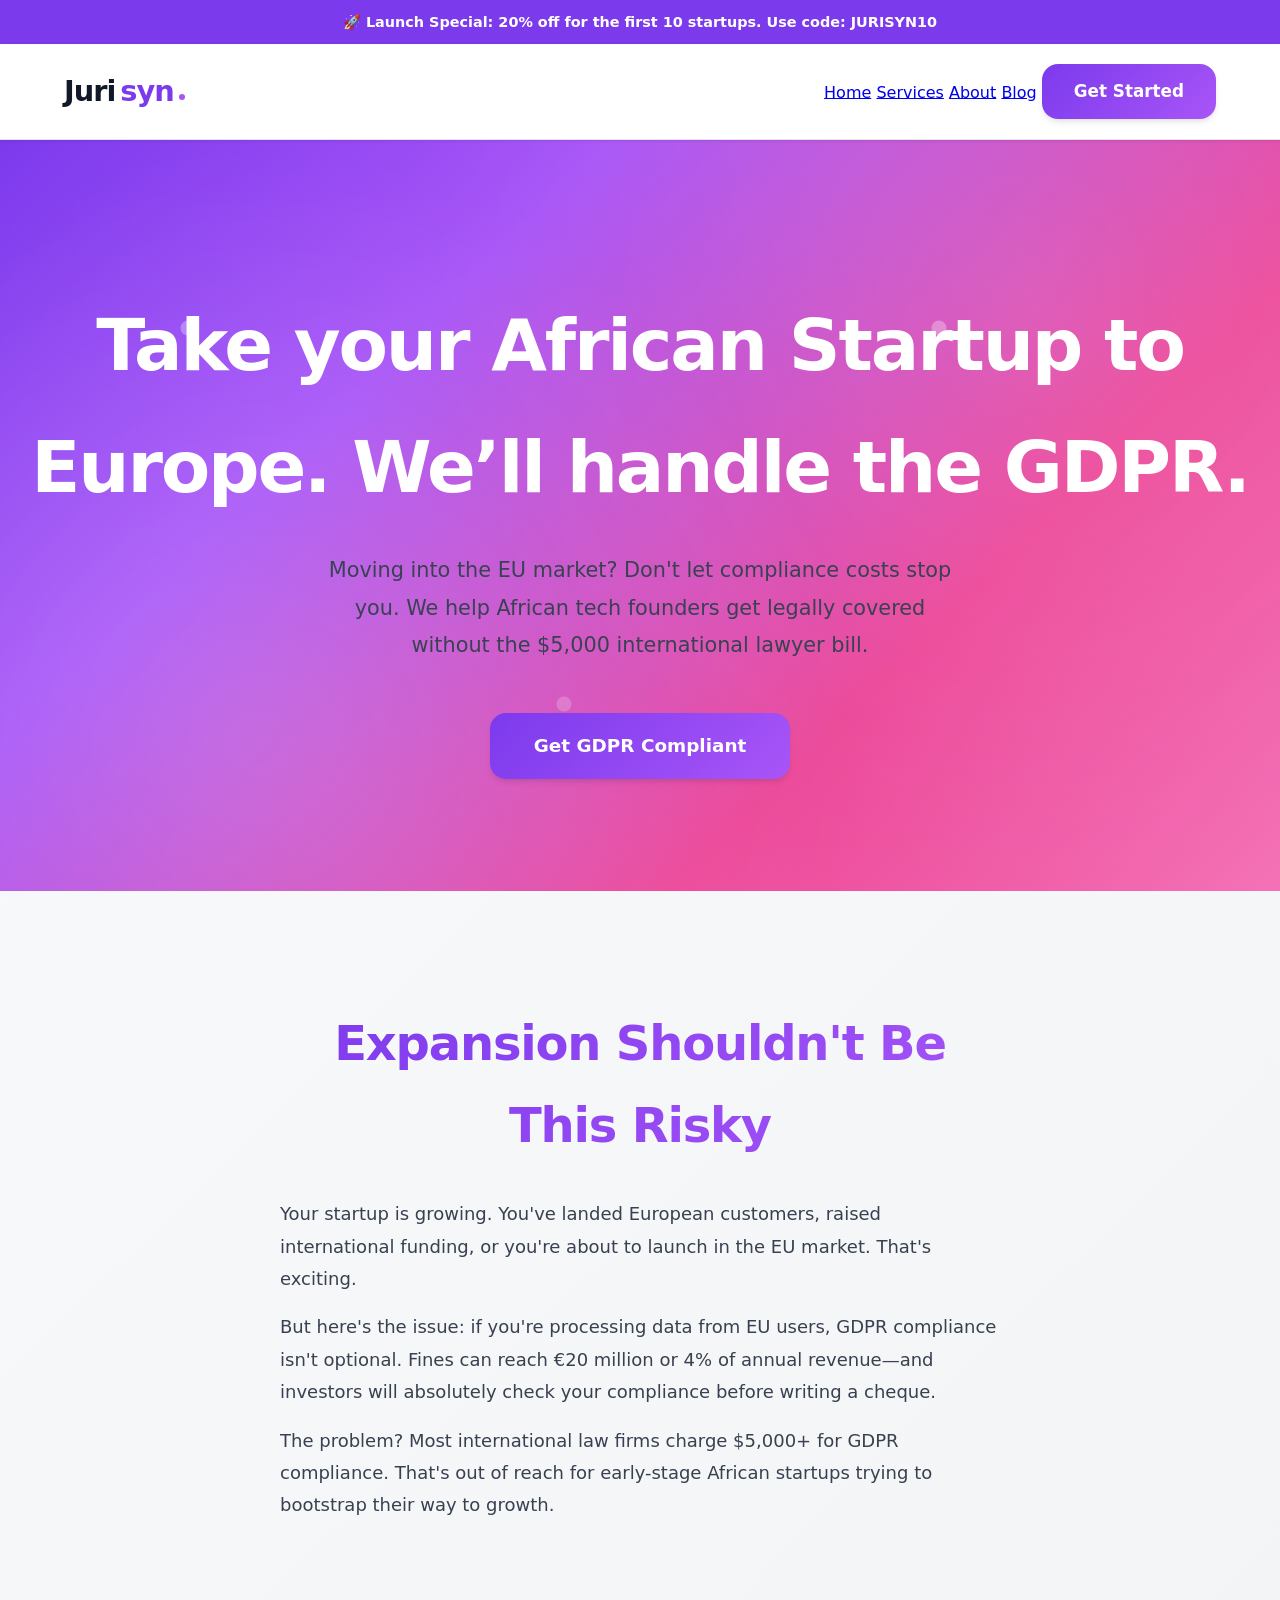
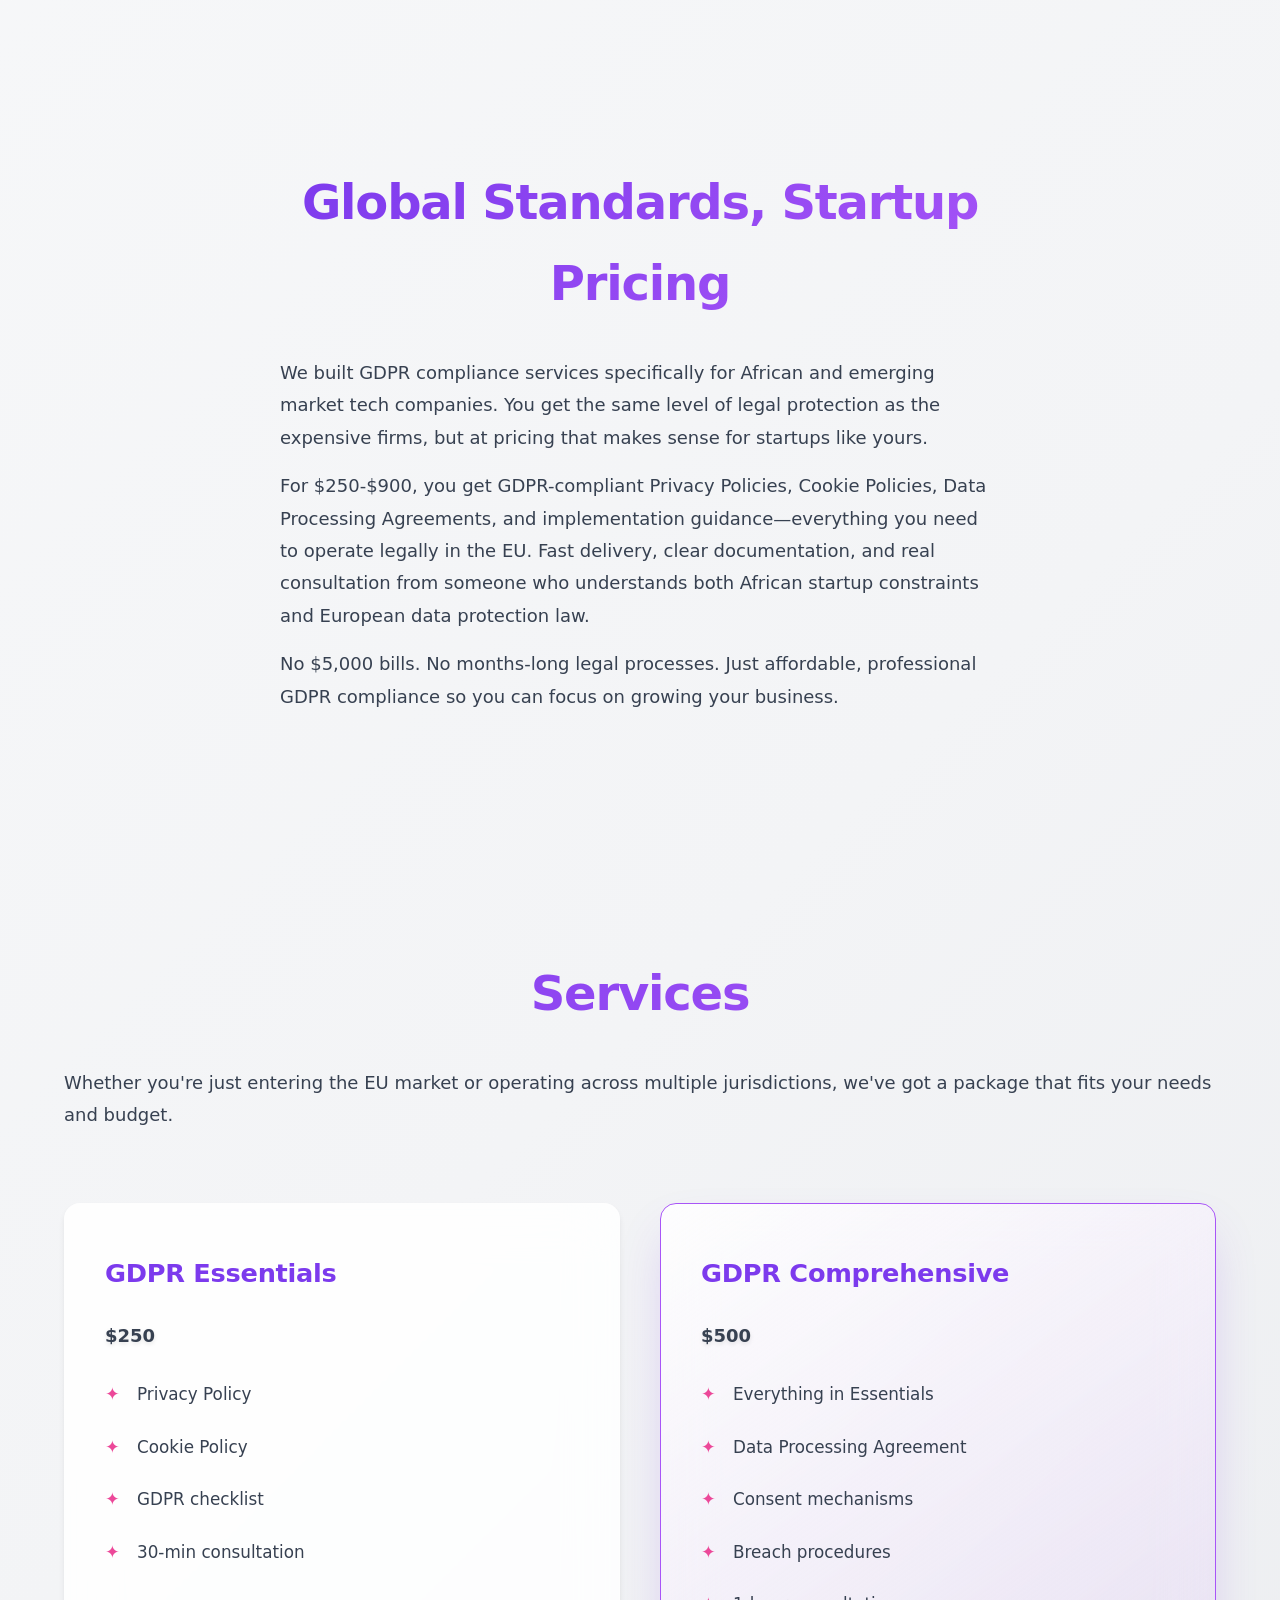
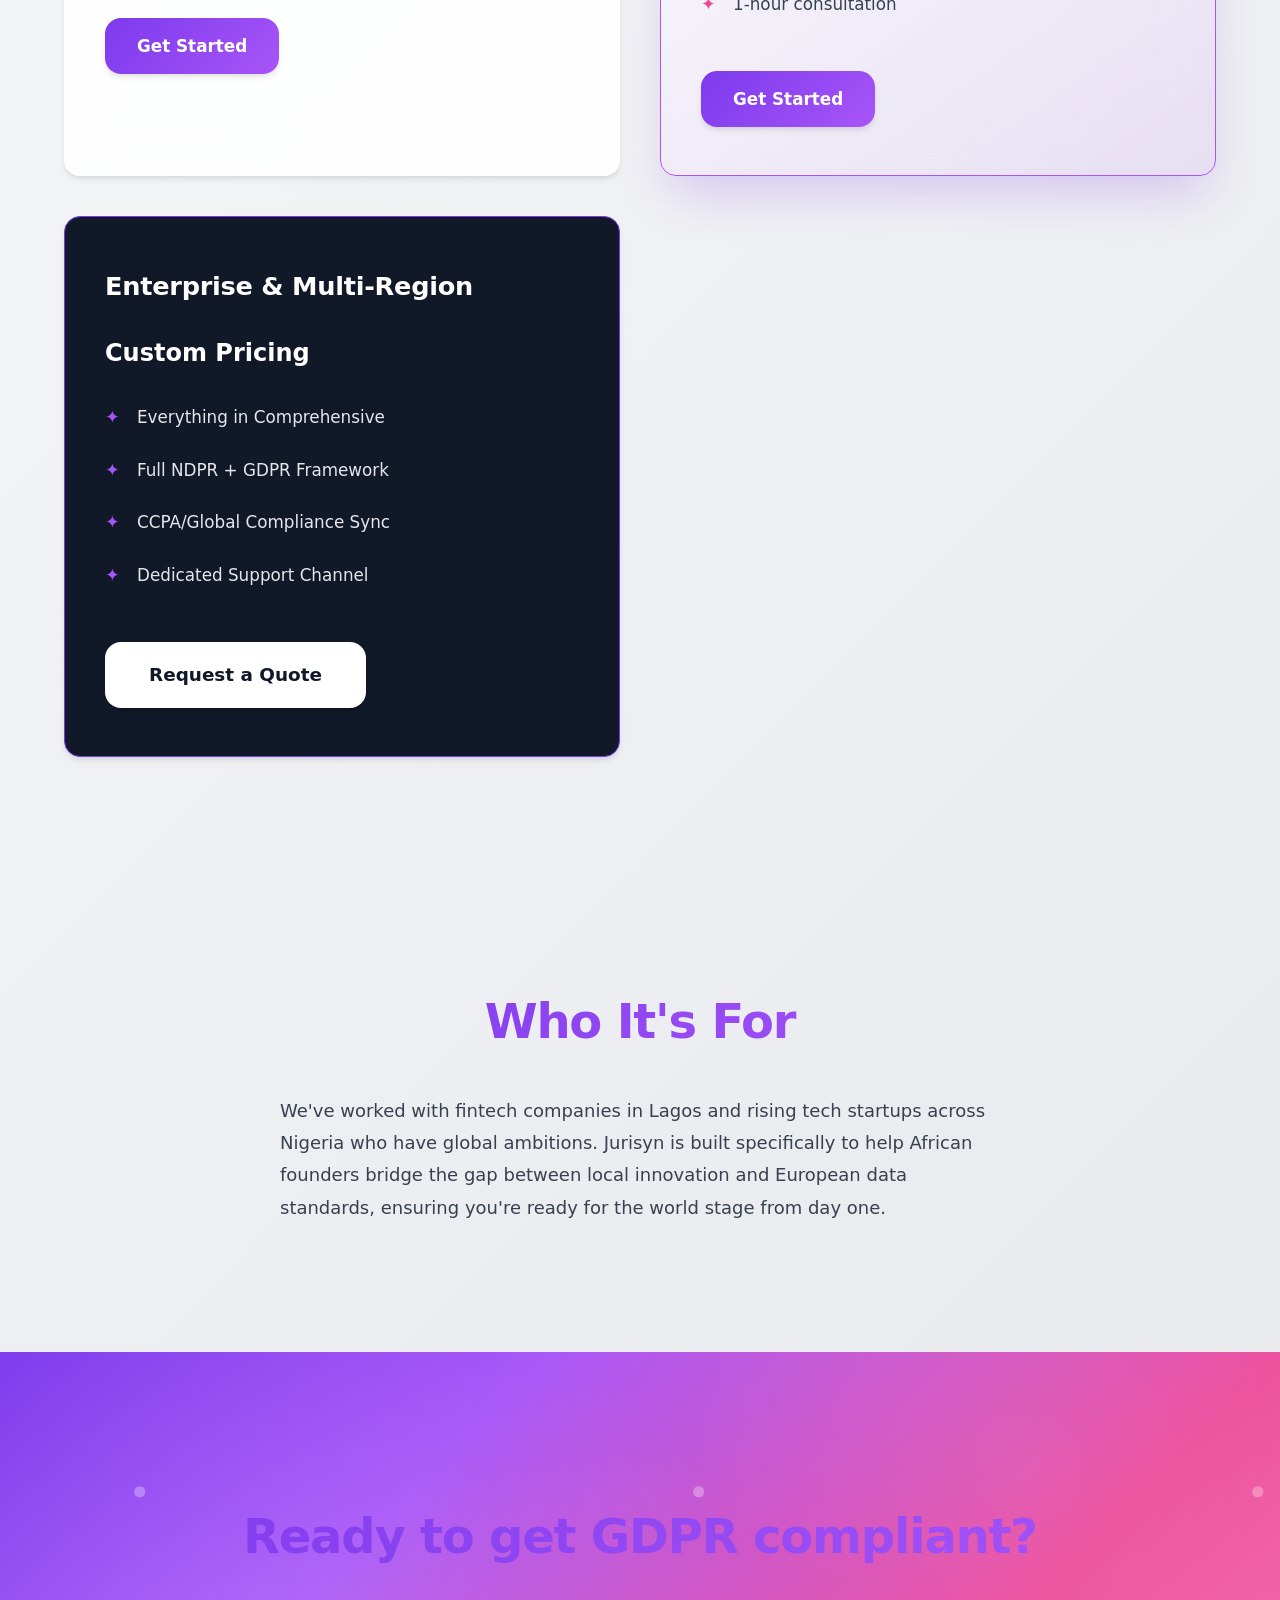
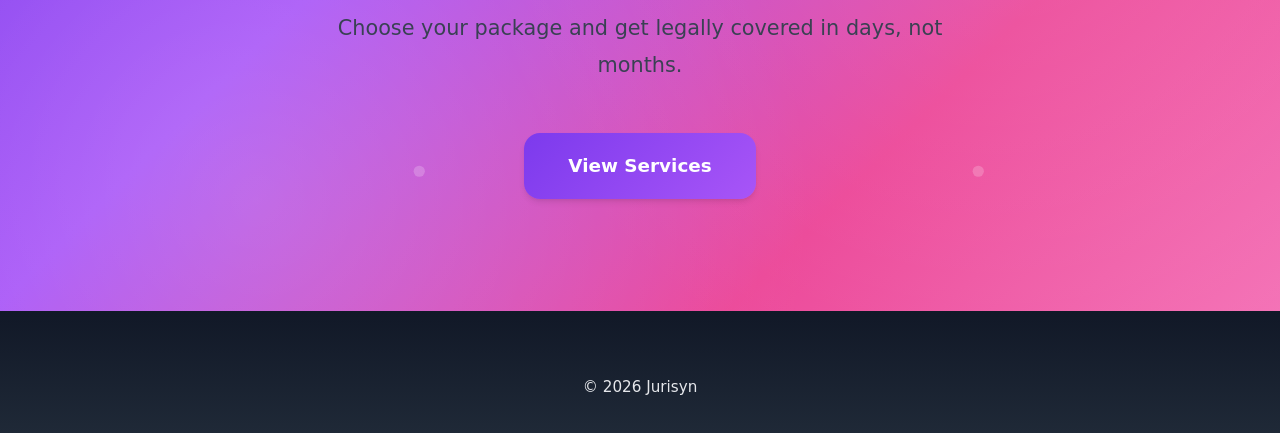
<file: index.html>
<!DOCTYPE html>
<html lang="en">
<head>
<meta charset="UTF-8">
<meta name="viewport" content="width=device-width, initial-scale=1.0">
<title>Jurisyn</title>
<link rel="stylesheet" href="Jurisyn.css">
</head>

<body>
<div style="background: var(--primary); color: white; text-align: center; padding: 10px; font-size: 0.9rem; font-weight: 600;">
    🚀 Launch Special: 20% off for the first 10 startups. Use code: JURISYN10
</div>


<!-- NAV -->
<header class="nav">
<div class="nav-inner">
       <div class="logo">
    <a href="index.html" class="logo-text">Juri<span>syn</span></a>
</div>
        <nav>
            <a href="index.html" class="nav-link active">Home</a>
            <a href="services.html" class="nav-link">Services</a>
            <a href="about.html" class="nav-link">About</a>
            <a href="blog.html" class="nav-link">Blog</a>
            <a href="contact.html" class="cta-button small">Get Started</a>
        </nav>
    </div>
</header>

<!-- Section 1: HERO -->
<section class="hero section">
    <div class="container hero-inner">
    </div>

       <h1>Take your African Startup to Europe. We’ll handle the GDPR.</h1>
<p>Moving into the EU market? Don't let compliance costs stop you. We help African tech founders get legally covered without the $5,000 international lawyer bill.</p>

        <a href="#services" class="cta-button">Get GDPR Compliant</a>

    </div>
</section>

<!-- Section 2: THE PROBLEM -->
<section class="section">
    <div class="container narrow">
        <h2>Expansion Shouldn't Be This Risky</h2>
        <p>Your startup is growing. You've landed European customers, raised international funding, or you're about to launch in the EU market. That's exciting.</p>
        <p>But here's the issue: if you're processing data from EU users, GDPR compliance isn't optional. Fines can reach €20 million or 4% of annual revenue—and investors will absolutely check your compliance before writing a cheque.</p>
        <p>The problem? Most international law firms charge $5,000+ for GDPR compliance. That's out of reach for early-stage African startups trying to bootstrap their way to growth.</p>
    </div>
</section>

<!-- Section 3: THE SOLUTION -->
<section class="section">
    <div class="container narrow">
        <h2>Global Standards, Startup Pricing</h2>
        <p>We built GDPR compliance services specifically for African and emerging market tech companies. You get the same level of legal protection as the expensive firms, but at pricing that makes sense for startups like yours.</p>
        <p>For $250-$900, you get GDPR-compliant Privacy Policies, Cookie Policies, Data Processing Agreements, and implementation guidance—everything you need to operate legally in the EU. Fast delivery, clear documentation, and real consultation from someone who understands both African startup constraints and European data protection law.</p>
        <p>No $5,000 bills. No months-long legal processes. Just affordable, professional GDPR compliance so you can focus on growing your business.</p>
    </div>
</section>

<!-- Section 4: SERVICES -->
<section id="services" class="section">
    <div class="container">
        <h2>Services</h2>
        <p>Whether you're just entering the EU market or operating across multiple jurisdictions, we've got a package that fits your needs and budget.</p>

        <div class="grid-3">

            <div class="card">
                <h3>GDPR Essentials</h3>
                <p class="price">$250</p>
                <ul>
                    <li>Privacy Policy</li>
                    <li>Cookie Policy</li>
                    <li>GDPR checklist</li>
                    <li>30-min consultation</li>
                </ul>
                <a href="javascript:void(0)" class="cta-button small">
                    Get Started
                </a>
            </div>

            <div class="card featured">
                <h3>GDPR Comprehensive</h3>
                <p class="price">$500</p>
                <ul>
                    <li>Everything in Essentials</li>
                    <li>Data Processing Agreement</li>
                    <li>Consent mechanisms</li>
                    <li>Breach procedures</li>
                    <li>1-hour consultation</li>
                </ul>
                <a href="javascript:void(0)" class="cta-button small">
                    Get Started
                </a>
            </div>

          <div class="card enterprise">
    <h3>Enterprise & Multi-Region</h3>
    <p class="price" style="font-size: 1.5rem;">Custom Pricing</p>
    <ul>
        <li>Everything in Comprehensive</li>
        <li>Full NDPR + GDPR Framework</li>
        <li>CCPA/Global Compliance Sync</li>
        <li>Dedicated Support Channel</li>
    </ul>
    <a href="contact.html?service=enterprise" class="cta-button enterprise-btn">Request a Quote</a>
</div>
        </div>
    </div>
</section>

<!-- Section 5: WHO IT'S FOR -->
<section class="section">
    <div class="container narrow">
        <h2>Who It's For</h2>
        <p>We've worked with fintech companies in Lagos and rising tech startups across Nigeria who have global ambitions. Jurisyn is built specifically to help African founders bridge the gap between local innovation and European data standards, ensuring you're ready for the world stage from day one.</p>
</section>

<!-- Section 6: FINAL CTA -->
<section class="hero section">
    <div class="container hero-inner">
        <h2>Ready to get GDPR compliant?</h2>
        <p>Choose your package and get legally covered in days, not months.</p>
        <a href="#services" class="cta-button">View Services</a>
    </div>
</section>

<!-- FOOTER -->
<footer class="footer">
    <p>© 2026 Jurisyn</p>
</footer>

</body>
</html>
</file>
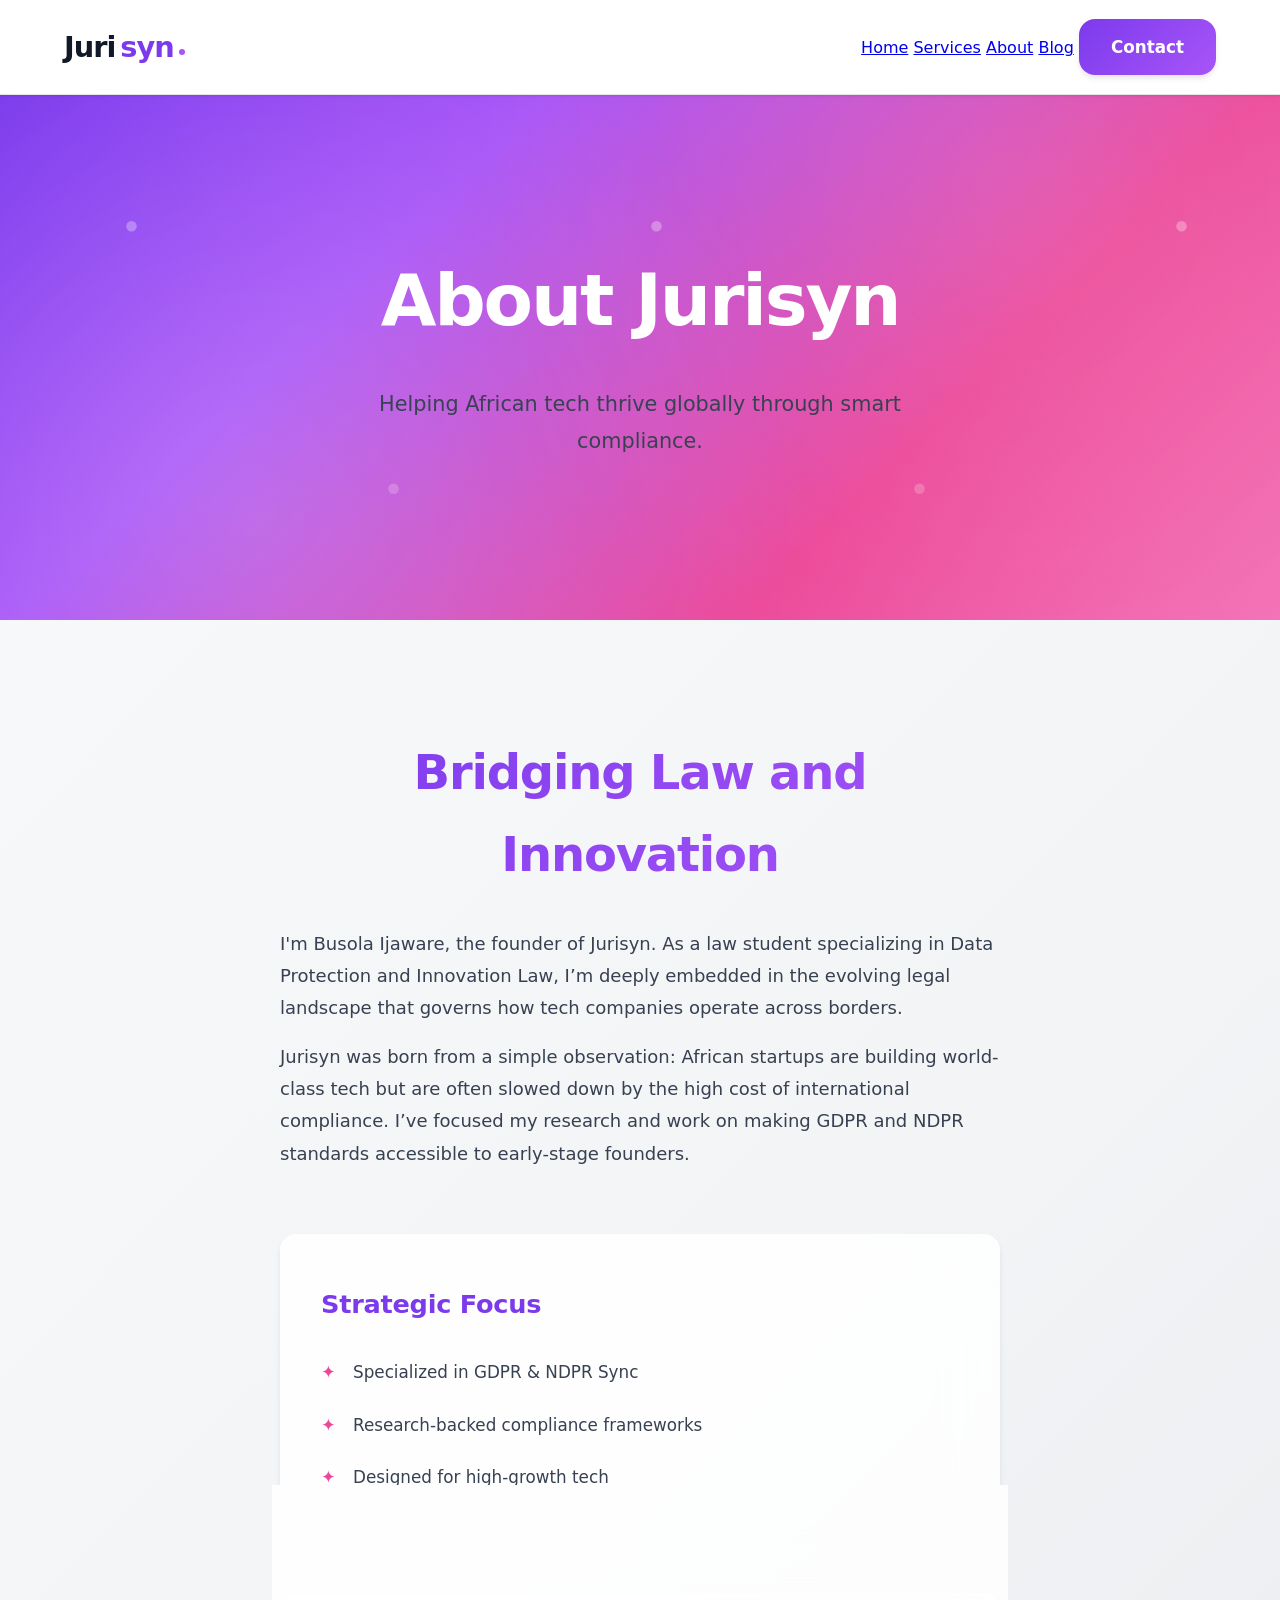
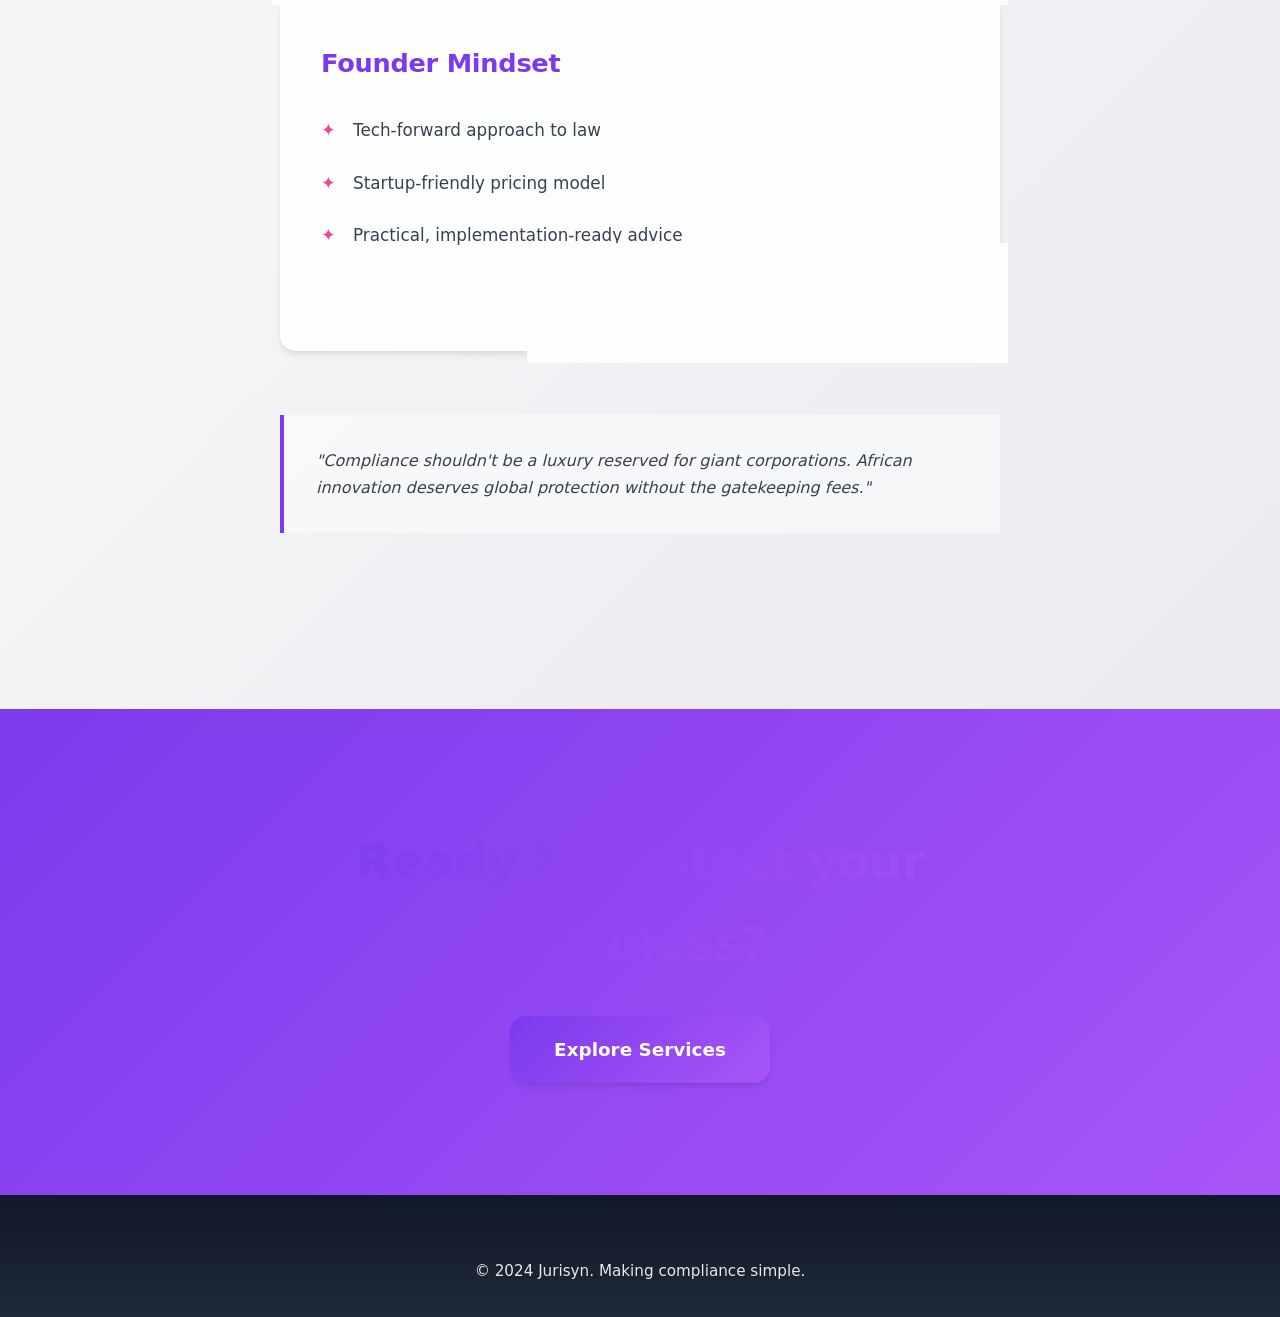
<file: about.html>
<!DOCTYPE html>
<html lang="en">
<head>
<meta charset="UTF-8">
<meta name="viewport" content="width=device-width, initial-scale=1.0">
<title>About - Jurisyn</title>
<link rel="stylesheet" href="Jurisyn.css">
</head>

<body>

<!-- NAV -->
<header class="nav">
    <div class="nav-inner">
        <div class="logo">
    <a href="index.html" class="logo-text">Juri<span>syn</span></a>
</div>
        <nav>
            <a href="index.html" class="nav-link">Home</a>
            <a href="services.html" class="nav-link">Services</a>
            <a href="about.html" class="nav-link active">About</a>
            <a href="blog.html" class="nav-link">Blog</a>
            <a href="contact.html" class="cta-button small">Contact</a>
        </nav>
    </div>
</header>

<!-- HERO -->
<section class="hero section">
    <div class="container hero-inner">
        <h1>About Jurisyn</h1>
        <p>Helping African tech thrive globally through smart compliance.</p>
    </div>
</section>

<!-- ABOUT CONTENT -->
<section class="section">
    <div class="container narrow">
        <h2>Bridging Law and Innovation</h2>
        <p>I'm Busola Ijaware, the founder of Jurisyn. As a law student specializing in Data Protection and Innovation Law, I’m deeply embedded in the evolving legal landscape that governs how tech companies operate across borders.</p>
        
        <p>Jurisyn was born from a simple observation: African startups are building world-class tech but are often slowed down by the high cost of international compliance. I’ve focused my research and work on making GDPR and NDPR standards accessible to early-stage founders.</p>
        
        <div class="grid-2" style="margin-top: 4rem; gap: 2rem;">
            <div class="card">
                <h3>Strategic Focus</h3>
                <ul>
                    <li>Specialized in GDPR & NDPR Sync</li>
                    <li>Research-backed compliance frameworks</li>
                    <li>Designed for high-growth tech</li>
                </ul>
            </div>
            <div class="card">
                <h3>Founder Mindset</h3>
                <ul>
                    <li>Tech-forward approach to law</li>
                    <li>Startup-friendly pricing model</li>
                    <li>Practical, implementation-ready advice</li>
                </ul>
            </div>
        </div>
        
        <blockquote style="margin: 4rem 0; padding: 2rem; background: rgba(255,255,255,0.5); border-left: 4px solid var(--primary); font-style: italic; color: var(--text-secondary);">
            "Compliance shouldn't be a luxury reserved for giant corporations. African innovation deserves global protection without the gatekeeping fees."
        </blockquote>
    </div>
</section>

<!-- CTA -->
<section class="section" style="background: linear-gradient(135deg, var(--primary), var(--accent)); color: white; text-align: center;">
    <div class="container narrow">
        <h2>Ready to protect your business?</h2>
        <a href="services.html" class="cta-button">Explore Services</a>
    </div>
</section>

<!-- FOOTER -->
<footer class="footer">
    <div class="container">
        <p>&copy; 2024 Jurisyn. Making compliance simple.</p>
    </div>
</footer>

</body>
</html>
</file>
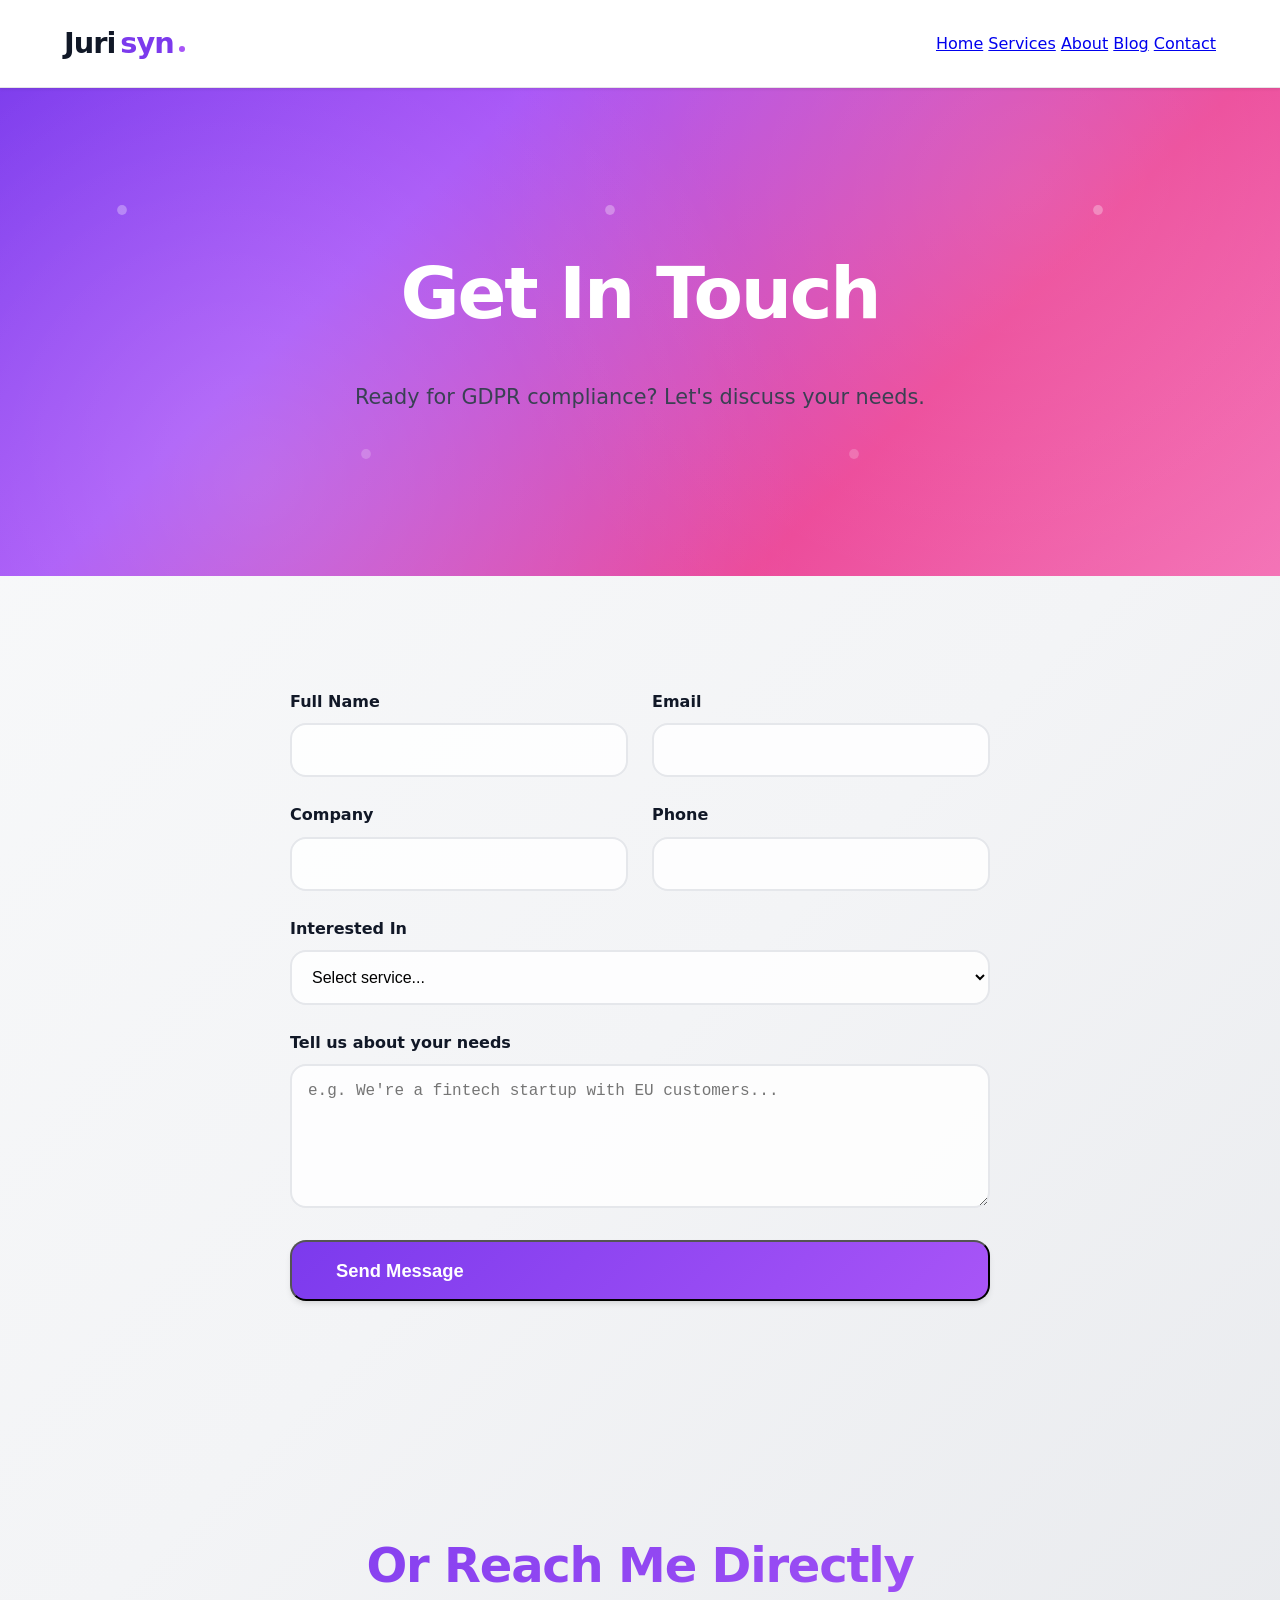
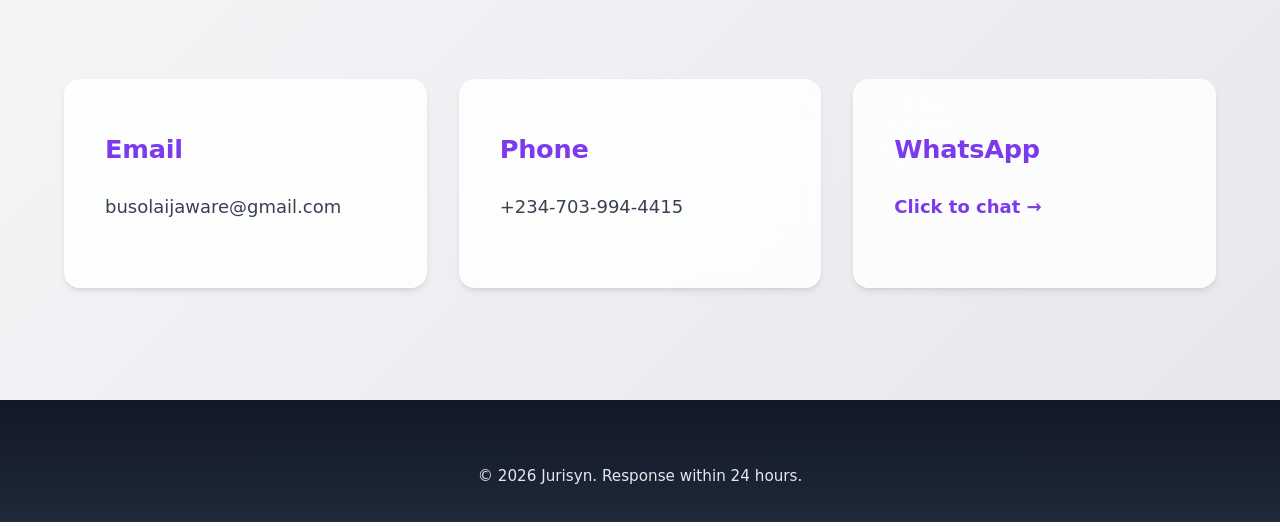
<file: contact.html>
<!DOCTYPE html>
<html lang="en">
<head>
<meta charset="UTF-8">
<meta name="viewport" content="width=device-width, initial-scale=1.0">
<title>Contact - Jurisyn</title>
<link rel="stylesheet" href="Jurisyn.css">
</head>

<body>

<!-- NAV -->
<header class="nav">
    <div class="nav-inner">
       <div class="logo">
    <a href="index.html" class="logo-text">Juri<span>syn</span></a>
</div>
        <nav>
            <a href="index.html" class="nav-link">Home</a>
            <a href="services.html" class="nav-link">Services</a>
            <a href="about.html" class="nav-link">About</a>
            <a href="blog.html" class="nav-link">Blog</a>
            <a href="contact.html" class="nav-link active">Contact</a>
        </nav>
    </div>
</header>

<!-- HERO -->
<section class="hero section">
    <div class="container hero-inner">
        <h1>Get In Touch</h1>
        <p>Ready for GDPR compliance? Let's discuss your needs.</p>
    </div>
</section>

<!-- CONTACT FORM -->
<section class="section">
    <div class="container narrow">
        <form class="contact-form" action="https://formspree.io/f/xyklgjdj" >
    <input type="hidden" name="_subject" value="New Jurisyn Inquiry!"/> 
            <div class="grid-2">
                <div>
                    <label for="name">Full Name</label>
                    <input type="text" id="name" name="name" required>
                </div>
                <div>
                    <label for="email">Email</label>
                    <input type="email" id="email" name="email" required>
                </div>
            </div>
            
            <div class="grid-2">
                <div>
                    <label for="company">Company</label>
                    <input type="text" id="company" name="company">
                </div>
                <div>
                    <label for="phone">Phone</label>
                    <input type="tel" id="phone" name="phone">
                </div>
            </div>
            
            <label for="service">Interested In</label>
            <select id="service" name="service" required>
                <option value="">Select service...</option>
                <option value="essentials">GDPR Essentials ($250)</option>
                <option value="comprehensive">GDPR Comprehensive ($500)</option>
                <option value="multi"> Enterprise & Multi-Region</option>
            </select>
            
            <label for="message">Tell us about your needs</label>
            <textarea id="message" name="message" rows="6" placeholder="e.g. We're a fintech startup with EU customers..." required></textarea>
            
            <button type="submit" class="cta-button" style="width: 100%;">Send Message</button>
        </form>
    </div>
</section>

<!-- CONTACT INFO -->
<section class="section">
    <div class="container">
        <h2>Or Reach Me Directly</h2>
        <div class="grid-3" style="gap: 2rem;">
            <div class="card">
                <h3>Email</h3>
                <p>busolaijaware@gmail.com</p>
            </div>
            <div class="card">
                <h3>Phone</h3>
                <p>+234-703-994-4415</p>
            </div>
            <div class="card">
    <h3>WhatsApp</h3>
    <p>
        <a href="https://wa.me/2347039944415" target="_blank" style="color: var(--primary); text-decoration: none; font-weight: 600;">
            Click to chat →
        </a>
    </p>
</div>
            </div>
        </div>
    </div>
</section>

<!-- FOOTER -->
<footer class="footer">
    <div class="container">
        <p>© 2026 Jurisyn. Response within 24 hours.</p>
    </div>
</footer>

<style>
.contact-form {
  max-width: 700px;
  margin: 0 auto;
}
.contact-form label {
  display: block;
  margin-bottom: 0.5rem;
  font-weight: 600;
  color: var(--text-primary);
}
.contact-form input, .contact-form select, .contact-form textarea {
  width: 100%;
  padding: 1rem;
  border: 2px solid var(--neutral-200);
  border-radius: var(--border-radius);
  font-size: 1rem;
  transition: var(--transition);
  margin-bottom: 1.5rem;
  background: var(--glass-bg);
}
.contact-form input:focus, .contact-form select:focus, .contact-form textarea:focus {
  outline: none;
  border-color: var(--primary);
  box-shadow: 0 0 0 3px rgba(124, 58, 237, 0.1);
}
.grid-2 {
  display: grid;
  grid-template-columns: 1fr 1fr;
  gap: 1.5rem;
}
@media (max-width: 768px) {
  .grid-2, .grid-3 {
    grid-template-columns: 1fr;
  }
}
</style>

</body>
</html>
</file>
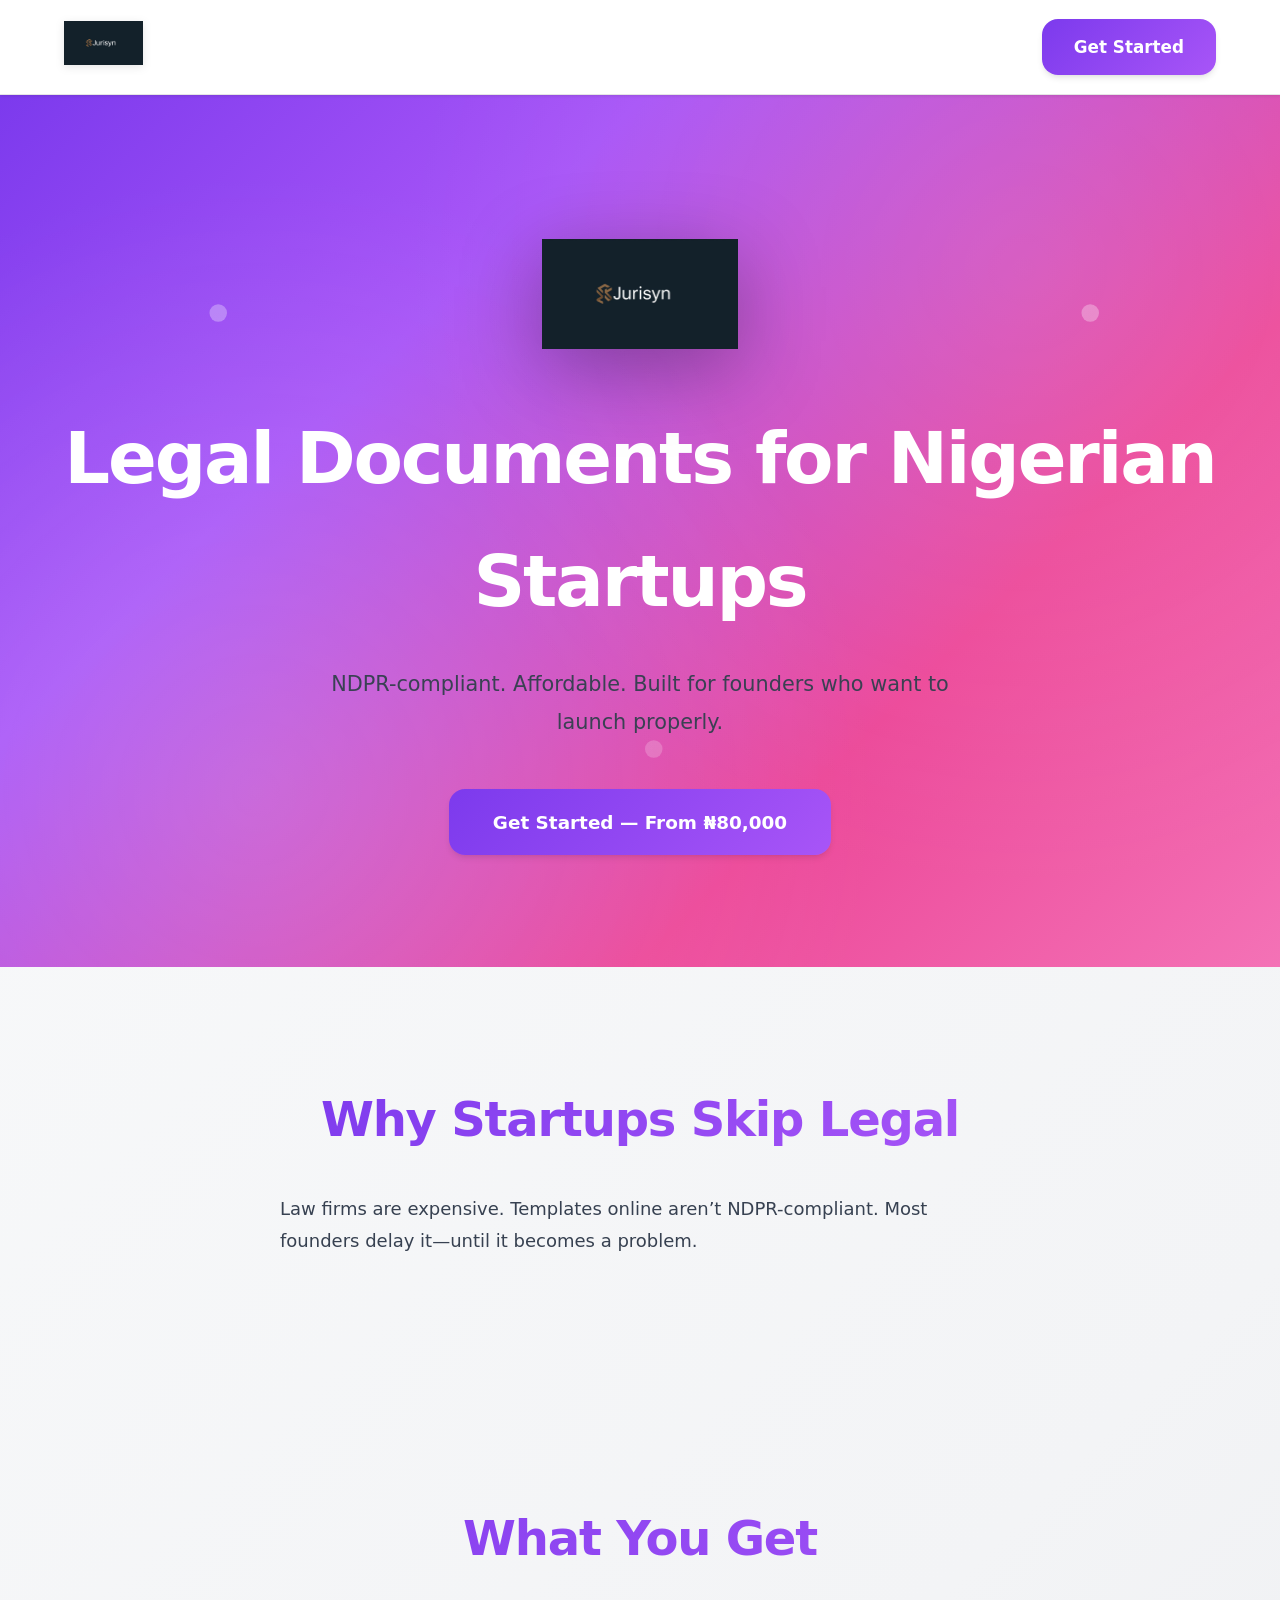
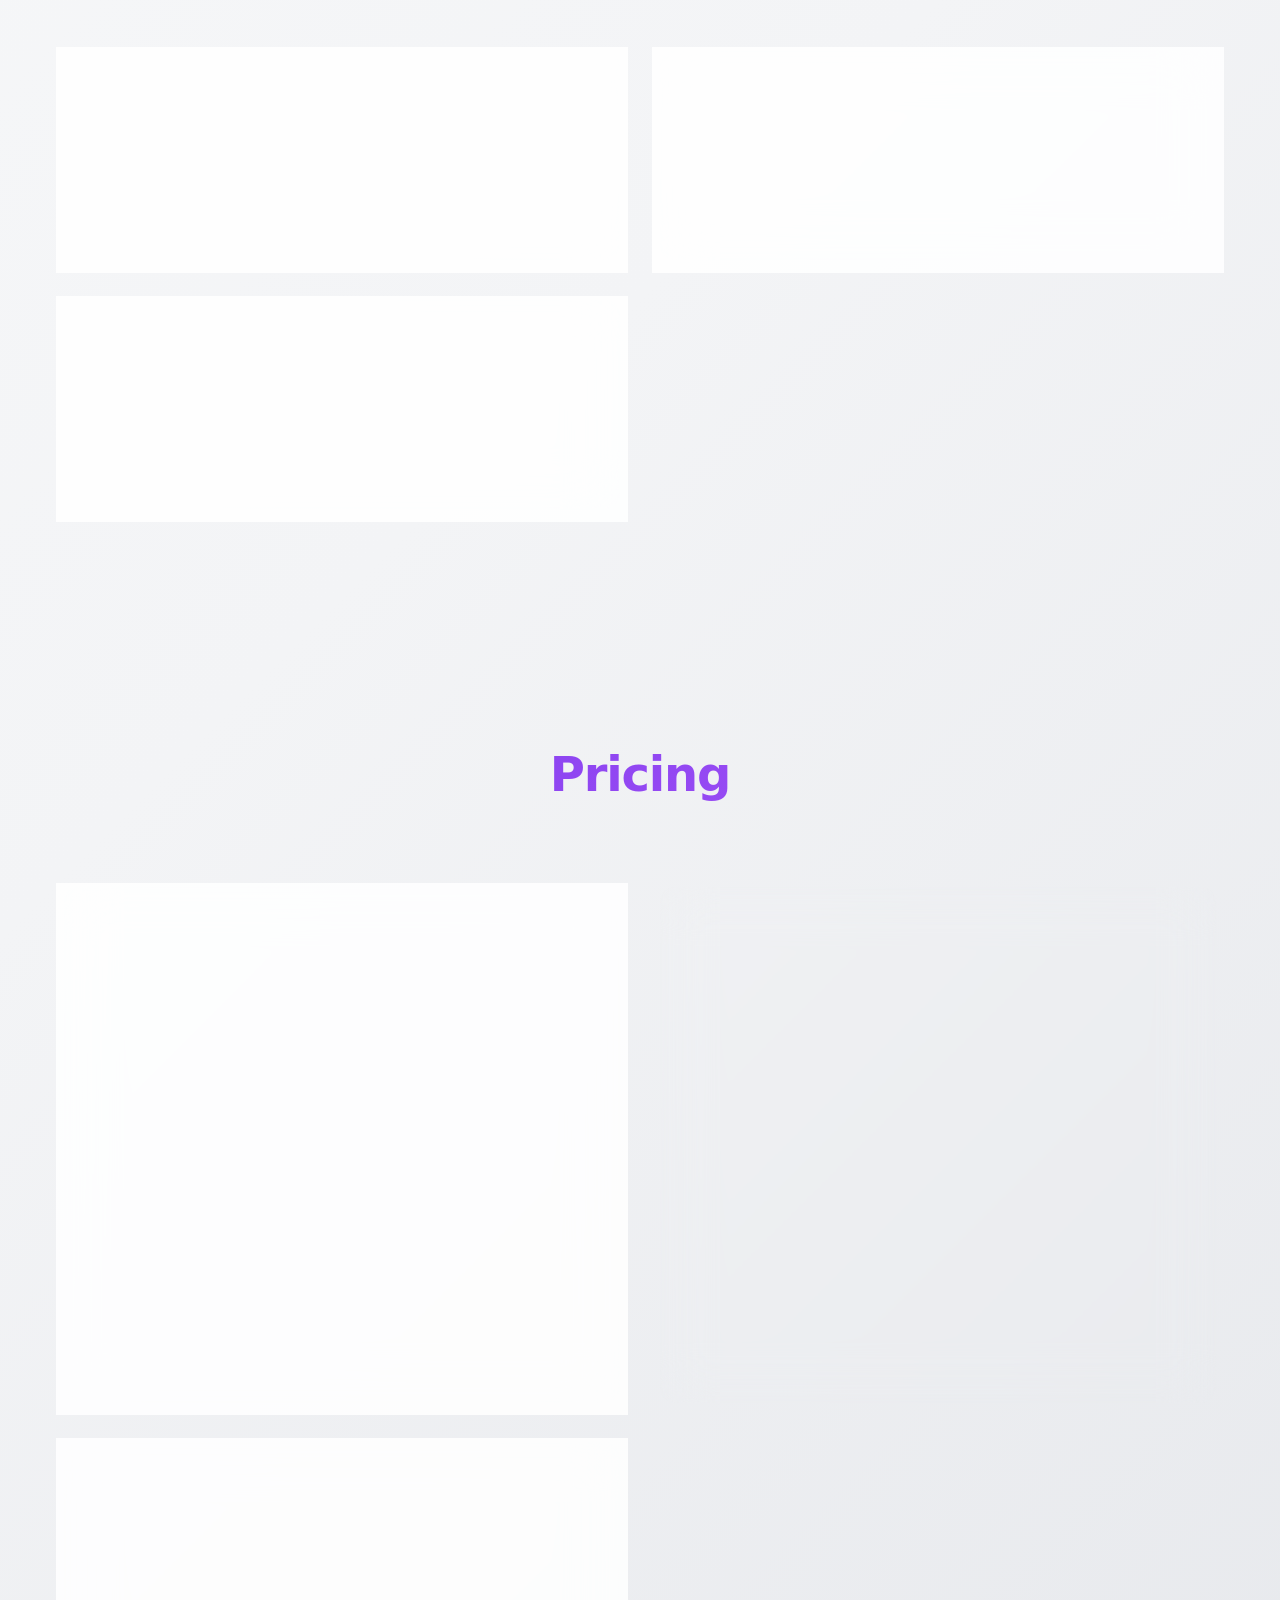
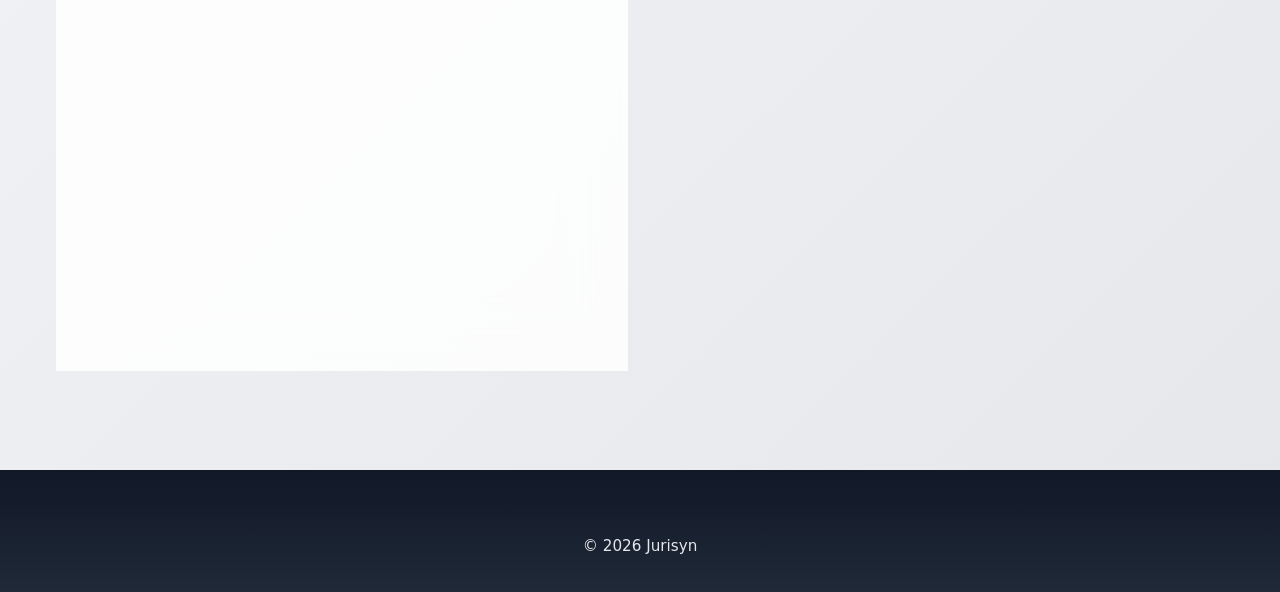
<file: Jurisyn.html>
<!DOCTYPE html>
<html lang="en">
<head>
<meta charset="UTF-8">
<meta name="viewport" content="width=device-width, initial-scale=1.0">
<title>Jurisyn</title>
<link rel="stylesheet" href="Jurisyn.css">
</head>

<body>

<!-- NAV -->
<header class="nav">
    <div class="container nav-inner">

        <div class="logo">
            <img src="logo.jpg" alt="Jurisyn Logo">
        </div>

        <a href="https://paystack.shop/pay/Jurisyn" class="cta-button small" target="_blank">
            Get Started
        </a>

    </div>
</header>

<!-- HERO -->
<section class="hero section">
    <div class="container hero-inner">

        <img src="logo.jpg" alt="Jurisyn Logo" class="hero-logo">

        <h1>Legal Documents for Nigerian Startups</h1>
        <p>NDPR-compliant. Affordable. Built for founders who want to launch properly.</p>

        <a href="https://paystack.shop/pay/Jurisyn" class="cta-button" target="_blank">
            Get Started — From ₦80,000
        </a>

    </div>
</section>

<!-- PROBLEM -->
<section class="section">
    <div class="container narrow">
        <h2>Why Startups Skip Legal</h2>
        <p class="sub">
            Law firms are expensive. Templates online aren’t NDPR-compliant.
            Most founders delay it—until it becomes a problem.
        </p>
    </div>
</section>

<!-- SERVICES -->
<section class="section">
    <div class="container">
        <h2>What You Get</h2>

        <div class="grid-3">

            <div class="card">
                <h3>Privacy Policy</h3>
                <p>NDPR-compliant and tailored for your startup.</p>
            </div>

            <div class="card">
                <h3>Terms of Service</h3>
                <p>Clear rules that protect your platform.</p>
            </div>

            <div class="card">
                <h3>Founders Agreement</h3>
                <p>Prevent disputes before they happen.</p>
            </div>

        </div>
    </div>
</section>

<!-- PRICING -->
<section class="section">
    <div class="container">
        <h2>Pricing</h2>

        <div class="grid-3">

            <div class="card">
                <h3>DIY</h3>
                <p class="price">₦80,000</p>
                <ul>
                    <li>All core documents</li>
                    <li>Editable templates</li>
                    <li>Instructions included</li>
                </ul>
                <p class="delivery">Delivery: 24 hours</p>
                <a href="https://paystack.com/buy/jurisyn-legal-kit--diy-ggnfmy" class="cta-button small" target="_blank">
                    Get
                </a>
            </div>

            <div class="card featured">
                <h3>Customized</h3>
                <p class="price">₦150,000</p>
                <ul>
                    <li>Everything in DIY</li>
                    <li>Tailored to your industry</li>
                    <li>Consultation included</li>
                </ul>
                <p class="delivery">Delivery: 2–3 days</p>
                <a href="https://paystack.com/buy/jurisyn-legal-kit--customized-lkuqgi" class="cta-button small" target="_blank">
                    Get
                </a>
            </div>

            <div class="card">
                <h3>Full Setup</h3>
                <p class="price">₦250,000</p>
                <ul>
                    <li>Everything included</li>
                    <li>Full support</li>
                    <li>Priority delivery</li>
                </ul>
                <p class="delivery">Delivery: 3–5 days</p>
                <a href="https://paystack.com/buy/jurisyn-legal-kit--full-setup-xzqgli" class="cta-button small" target="_blank">
                    Get
                </a>
            </div>

        </div>
    </div>
</section>

<!-- FOOTER -->
<footer class="footer">
    <p>© 2026 Jurisyn</p>
</footer>

</body>
</html>
</file>
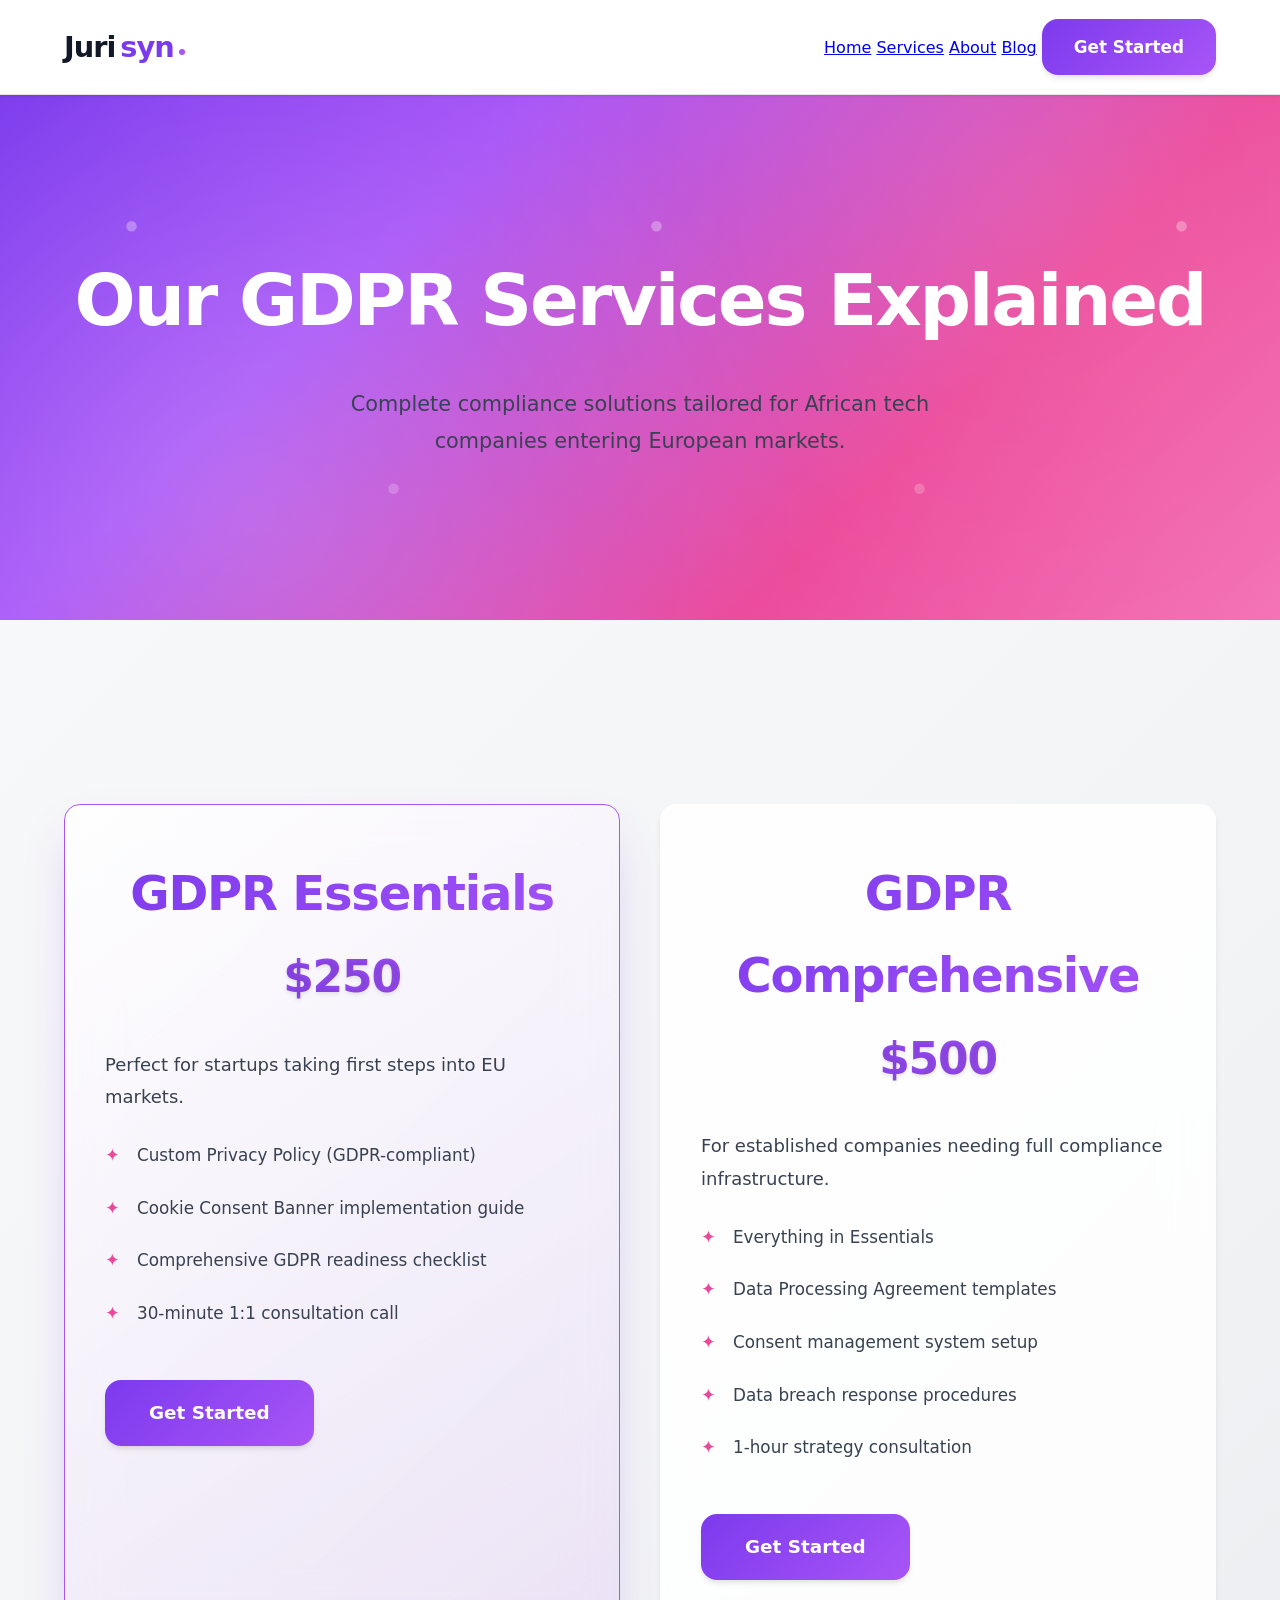
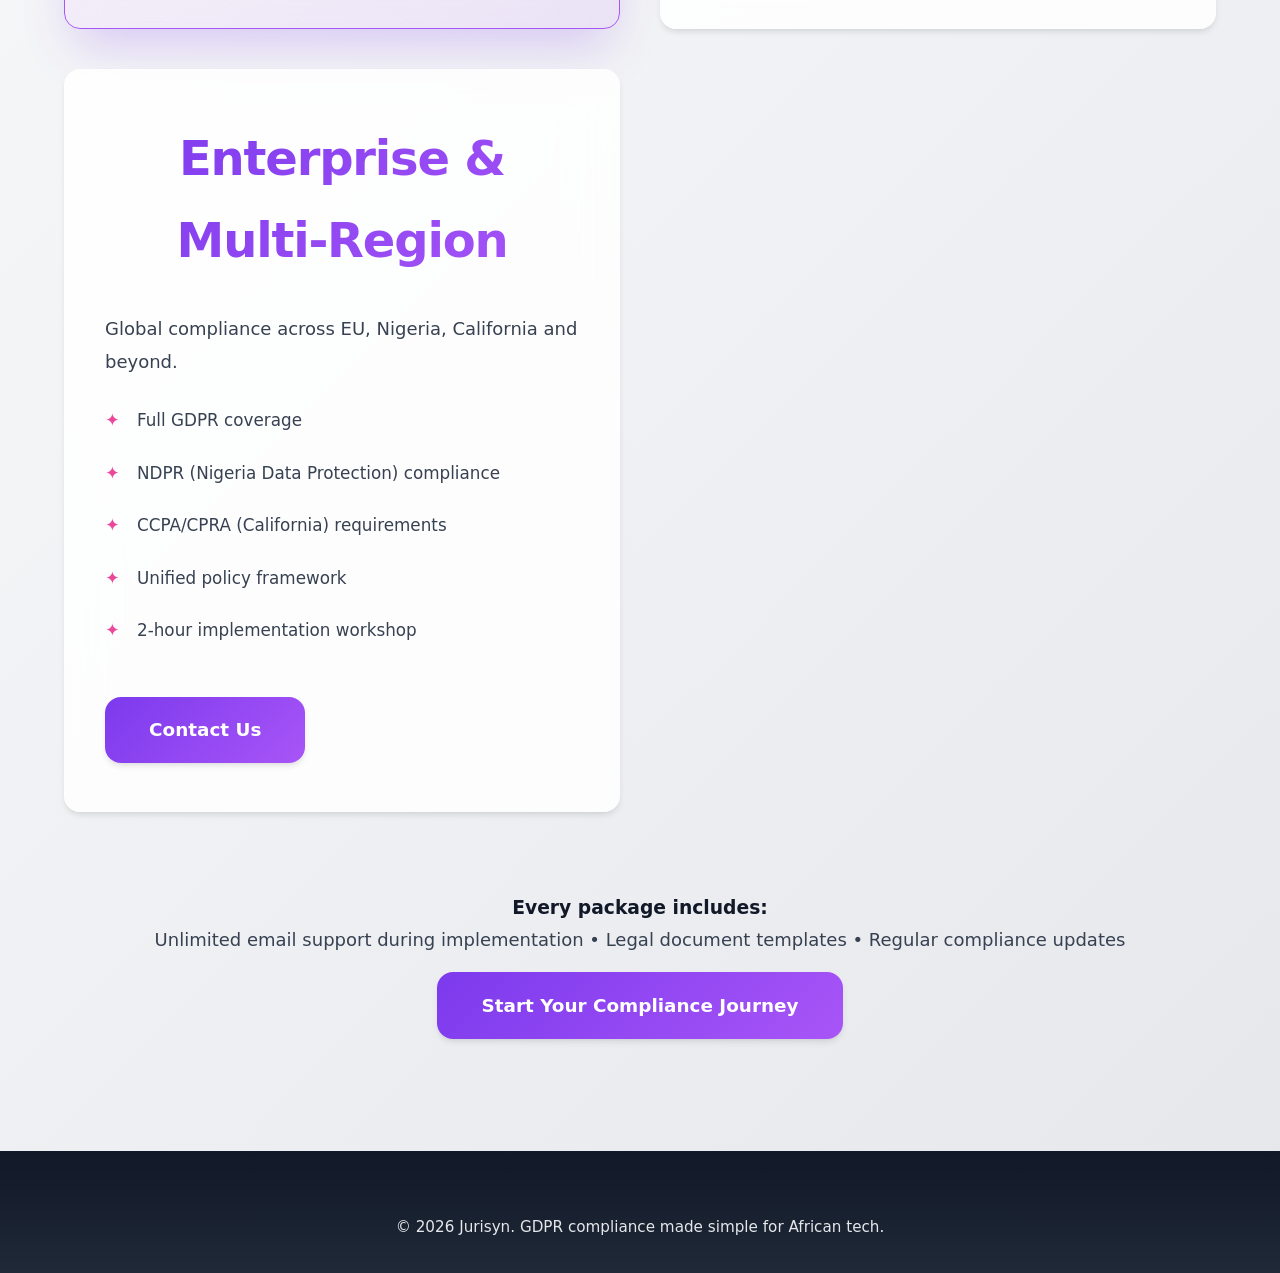
<file: services.html>
<!DOCTYPE html>
<html lang="en">
<head>
<meta charset="UTF-8">
<meta name="viewport" content="width=device-width, initial-scale=1.0">
<title>Services - Jurisyn</title>
<link rel="stylesheet" href="Jurisyn.css">
</head>

<body>

<!-- NAV -->
<header class="nav">
    <div class="nav-inner">
        <div class="logo">
    <a href="index.html" class="logo-text">Juri<span>syn</span></a>
</div>
        <nav>
            <a href="index.html" class="nav-link">Home</a>
            <a href="services.html" class="nav-link active">Services</a>
            <a href="about.html" class="nav-link">About</a>
            <a href="blog.html" class="nav-link">Blog</a>
            <a href="contact.html" class="cta-button small">Get Started</a>
        </nav>
    </div>
</header>

<!-- HERO -->
<section class="hero section">
    <div class="container hero-inner">
        <h1>Our GDPR Services Explained</h1>
        <p>Complete compliance solutions tailored for African tech companies entering European markets.</p>
    </div>
</section>

<!-- SERVICES DETAIL -->
<section class="section">
    <div class="container">
        <div class="grid-3">
            <div class="card featured">
                <h2>GDPR Essentials <span class="price">$250</span></h2>
                <p>Perfect for startups taking first steps into EU markets.</p>
                <ul>
                    <li>Custom Privacy Policy (GDPR-compliant)</li>
                    <li>Cookie Consent Banner implementation guide</li>
                    <li>Comprehensive GDPR readiness checklist</li>
                    <li>30-minute 1:1 consultation call</li>
                </ul>
                <a href="contact.html" class="cta-button">Get Started</a>
            </div>

            <div class="card">
                <h2>GDPR Comprehensive <span class="price">$500</span></h2>
                <p>For established companies needing full compliance infrastructure.</p>
                <ul>
                    <li>Everything in Essentials</li>
                    <li>Data Processing Agreement templates</li>
                    <li>Consent management system setup</li>
                    <li>Data breach response procedures</li>
                    <li>1-hour strategy consultation</li>
                </ul>
                <a href="contact.html" class="cta-button">Get Started</a>
            </div>

            <div class="card">
                <h2>Enterprise & Multi-Region<span class="price"></span></h2>
                <p>Global compliance across EU, Nigeria, California and beyond.</p>
                <ul>
                    <li>Full GDPR coverage</li>
                    <li>NDPR (Nigeria Data Protection) compliance</li>
                    <li>CCPA/CPRA (California) requirements</li>
                    <li>Unified policy framework</li>
                    <li>2-hour implementation workshop</li>
                </ul>
                <a href="contact.html" class="cta-button">Contact Us</a>
            </div>
        </div>
        
        <div style="text-align: center; margin-top: 5rem;">
            <h3>Every package includes:</h3>
            <p>Unlimited email support during implementation • Legal document templates • Regular compliance updates</p>
            <a href="contact.html" class="cta-button">Start Your Compliance Journey</a>
        </div>
    </div>
</section>

<!-- FOOTER -->
<footer class="footer">
    <div class="container">
        <p>&copy; 2026 Jurisyn. GDPR compliance made simple for African tech.</p>
    </div>
</footer>

</body>
</html>
</file>
<file: Jurisyn.css>
* {
  margin: 0;
  padding: 0;
  box-sizing: border-box;
}

:root {
  --primary: #7c3aed; /* Vibrant violet like Raenest */
  --accent: #a855f7;
  --secondary-accent: #ec4899;
  --neutral-900: #111827;
  --neutral-800: #1f2937;
  --neutral-600: #4b5563;
  --neutral-400: #9ca3af;
  --neutral-200: #e5e7eb;
  --neutral-50: #f9fafb;
  --success: #059669;
  --text-primary: #111827;
  --text-secondary: #374151; /* Darker grey for readability */
  --glass-bg: rgba(255, 255, 255, 0.85);
  --shadow-sm: 0 1px 3px 0 rgb(0 0 0 / 0.1);
  --shadow-md: 0 4px 6px -1px rgb(0 0 0 / 0.1), 0 2px 4px -2px rgb(0 0 0 / 0.05);
  --shadow-lg: 0 20px 25px -5px rgb(0 0 0 / 0.1), 0 10px 10px -5px rgb(0 0 0 / 0.04);
  --border-radius: 16px;
  --transition: all 0.4s cubic-bezier(0.25, 0.46, 0.45, 0.94);
}

body {
  font-family: 'Inter', system-ui, -apple-system, sans-serif;
  line-height: 1.7;
  color: var(--text-primary);
  background: linear-gradient(135deg, var(--neutral-50) 0%, #f3f4f6 50%, #e5e7eb 100%);
  min-height: 100vh;
  overflow-x: hidden;
}

/* ANIMATIONS */
@keyframes fadeInUp {
  from {
    opacity: 0;
    transform: translateY(30px);
  }
  to {
    opacity: 1;
    transform: translateY(0);
  }
}

@keyframes pulse-glow {
  0%, 100% {
    box-shadow: 0 0 20px rgba(124, 58, 237, 0.3);
  }
  50% {
    box-shadow: 0 0 40px rgba(124, 58, 237, 0.6);
  }
}

.section {
  animation: fadeInUp 0.8s ease-out;
}

.card {
  animation: fadeInUp 0.6s ease-out;
  animation-fill-mode: both;
}

/* LAYOUT */
.container {
  max-width: 1200px;
  margin: 0 auto;
  padding: 0 1.5rem;
}

.narrow {
  max-width: 768px;
  margin: 0 auto;
}

/* SECTIONS */
.section {
  padding: 7rem 0;
}

h2 {
  font-size: clamp(2.25rem, 5vw, 3rem);
  font-weight: 700;
  margin-bottom: 2rem;
  text-align: center;
  background: linear-gradient(135deg, var(--primary), var(--accent));
  -webkit-background-clip: text;
  -webkit-text-fill-color: transparent;
  background-clip: text;
  letter-spacing: -0.025em;
}

.section p {
  font-size: 1.125rem;
  color: var(--text-secondary);
  line-height: 1.8;
  max-width: 100%;
  margin-bottom: 1rem;
  opacity: 1; /* Full opacity for readability */
}

/* NAV - Livelier sticky */
.nav {
  background: rgba(255, 255, 255, 0.98);
  backdrop-filter: blur(25px);
  border-bottom: 1px solid rgba(0, 0, 0, 0.1);
  padding: 1.2rem 0;
  position: sticky;
  top: 0;
  z-index: 100;
  box-shadow: var(--shadow-sm);
  transition: var(--transition);
}

.nav:hover {
  box-shadow: var(--shadow-md);
}

.nav-inner {
  display: flex;
  justify-content: space-between;
  align-items: center;
  max-width: 1200px;
  margin: 0 auto;
  padding: 0 1.5rem;
}

.logo img {
  height: 44px;
  width: auto;
  filter: drop-shadow(0 2px 4px rgba(0,0,0,0.1));
}

/* HERO - Dynamic gradient */
.hero {
  text-align: center;
  padding: 9rem 0 7rem;
  background: linear-gradient(135deg, var(--primary) 0%, var(--accent) 30%, var(--secondary-accent) 70%, #f472b6 100%);
  color: white;
  position: relative;
  overflow: hidden;
}

.hero::before {
  content: '';
  position: absolute;
  inset: 0;
  background: radial-gradient(circle at 20% 80%, rgba(255,255,255,0.15) 0%, transparent 50%),
              radial-gradient(circle at 80% 20%, rgba(255,255,255,0.1) 0%, transparent 50%),
              url('data:image/svg+xml,<svg xmlns="http://www.w3.org/2000/svg" viewBox="0 0 100 100"><circle cx="25" cy="25" r="1" fill="white" opacity="0.3"/><circle cx="75" cy="75" r="1" fill="white" opacity="0.2"/></svg>') repeat;
  animation: float 20s ease-in-out infinite;
  pointer-events: none;
}

@keyframes float {
  0%, 100% { transform: translateY(0px) rotate(0deg); }
  50% { transform: translateY(-20px) rotate(180deg); }
}

.hero-inner {
  position: relative;
  z-index: 2;
}

.hero-logo {
  height: 110px;
  margin-bottom: 2.5rem;
  filter: drop-shadow(0 20px 40px rgba(0,0,0,0.3));
  animation: bounce 2s infinite;
}

@keyframes bounce {
  0%, 100% { transform: translateY(0); }
  50% { transform: translateY(-10px); }
}

.hero h1 {
  font-size: clamp(2.75rem, 6vw, 4.5rem);
  font-weight: 800;
  margin-bottom: 1.5rem;
  letter-spacing: -0.03em;
}

.hero p {
  font-size: 1.3rem;
  max-width: 650px;
  margin: 0 auto 3rem;
  opacity: 0.98;
  font-weight: 400;
}

/* GRID & CARDS - Livelier */
.grid-3 {
  display: grid;
  grid-template-columns: repeat(auto-fit, minmax(360px, 1fr));
  gap: 2.5rem;
  margin-top: 4.5rem;
}

.card {
  background: var(--glass-bg);
  backdrop-filter: blur(25px);
  padding: 3rem 2.5rem;
  border-radius: var(--border-radius);
  border: 1px solid rgba(255, 255, 255, 0.2);
  box-shadow: var(--shadow-md);
  transition: var(--transition);
  position: relative;
}

.card::before {
  content: '';
  position: absolute;
  top: 0;
  left: 0;
  right: 0;
  height: 5px;
  background: linear-gradient(90deg, var(--primary), var(--accent), var(--secondary-accent));
  border-radius: var(--border-radius) var(--border-radius) 0 0;
  opacity: 0;
  transform: scaleX(0);
  transition: var(--transition);
}

.card:hover {
  transform: translateY(-12px) scale(1.02);
  box-shadow: var(--shadow-lg);
  animation: pulse-glow 2s infinite;
}

.card:hover::before {
  opacity: 1;
  transform: scaleX(1);
}

.featured {
  border-color: var(--accent);
  background: linear-gradient(145deg, var(--glass-bg), rgba(172, 85, 247, 0.1));
  box-shadow: 0 25px 50px -12px rgba(124, 58, 237, 0.25);
}

.featured::before {
  background: linear-gradient(90deg, var(--accent), var(--secondary-accent));
}

.card h3 {
  font-size: 1.6rem;
  font-weight: 700;
  margin-bottom: 1.2rem;
  color: var(--primary);
  letter-spacing: -0.01em;
}

.price {
  font-size: 2.75rem;
  font-weight: 800;
  color: var(--primary);
  margin: 1.5rem 0 2rem;
  text-shadow: 0 2px 4px rgba(0,0,0,0.1);
}

.card ul {
  list-style: none;
  margin-bottom: 2.5rem;
}

.card li {
  padding: 0.75rem 0;
  padding-left: 2rem;
  position: relative;
  color: var(--text-secondary);
  font-size: 1.05rem;
  font-weight: 500;
}

.card li::before {
  content: '✦';
  position: absolute;
  left: 0;
  color: var(--secondary-accent);
  font-weight: bold;
  font-size: 1.1rem;
  animation: sparkle 1.5s infinite;
}

@keyframes sparkle {
  0%, 100% { opacity: 1; transform: scale(1); }
  50% { opacity: 0.7; transform: scale(1.2); }
}

/* BUTTON - More lively */
.cta-button {
  display: inline-flex;
  align-items: center;
  gap: 0.5rem;
  padding: 1.1rem 2.75rem;
  background: linear-gradient(135deg, var(--primary), var(--accent));
  color: white;
  text-decoration: none;
  border-radius: var(--border-radius);
  font-weight: 600;
  font-size: 1.15rem;
  box-shadow: var(--shadow-md);
  transition: var(--transition);
  position: relative;
  overflow: hidden;
}

.cta-button:hover {
  transform: translateY(-3px) scale(1.05);
  box-shadow: var(--shadow-lg);
  animation: pulse-glow 1.5s infinite;
}

.cta-button.small {
  padding: 0.85rem 2rem;
  font-size: 1.05rem;
}

.cta-button::before {
  content: '';
  position: absolute;
  top: 0;
  left: -100%;
  width: 100%;
  height: 100%;
  background: linear-gradient(90deg, transparent, rgba(255,255,255,0.3), transparent);
  transition: 0.6s;
}

.cta-button:hover::before {
  left: 100%;
}

/* FOOTER */
.footer {
  text-align: center;
  padding: 4rem 0 2rem;
  background: linear-gradient(180deg, var(--neutral-900) 0%, var(--neutral-800) 100%);
  color: var(--neutral-200);
}

.footer p {
  font-size: 0.95rem;
}

/* RESPONSIVE */
@media (max-width: 768px) {
  .section {
    padding: 5rem 0;
  }

  .hero {
    padding: 7rem 0 5rem;
  }

  .grid-3 {
    grid-template-columns: 1fr;
    gap: 2rem;
  }

  .nav-inner, .container {
    padding: 0 1.25rem;
  }
}

@media (prefers-reduced-motion: reduce) {
  * {
    animation-duration: 0.01ms !important;
    animation-iteration-count: 1 !important;
    transition-duration: 0.01ms !important;
  }
}
/* ENTERPRISE CARD SPECIAL STYLING */
.card.enterprise {
    background: var(--neutral-900);
    color: white;
    border: 1px solid var(--primary);
}

.card.enterprise h3, 
.card.enterprise .price {
    color: white;
    text-shadow: none;
}

.card.enterprise li {
    color: var(--neutral-200);
}

/* Make the Enterprise button look different */
.enterprise-btn {
    background: white !important;
    color: var(--neutral-900) !important;
    border: none;
}

.enterprise-btn:hover {
    background: var(--neutral-200) !important;
    transform: translateY(-3px);
}

/* Ensure the '✦' sparkles on the dark background */
.card.enterprise li::before {
    color: var(--accent);
}
/* TEXT LOGO STYLING */
.logo-text {
    font-size: 1.8rem;
    font-weight: 800;
    letter-spacing: -1px;
    color: var(--neutral-900);
    text-decoration: none;
    display: flex;
    align-items: center;
    gap: 5px;
}

.logo-text span {
    color: var(--primary); /* The Violet color */
}

/* Optional: a small dot at the end to make it look 'techy' */
.logo-text::after {
    content: '';
    width: 6px;
  /* This targets mobile screens smaller than 768px */
@media screen and (max-width: 768px) {
  .nav-list { /* Change .nav-list to whatever your class name is */
    display: flex;
    flex-direction: column; /* Stacks the links vertically */
    gap: 15px; /* Adds space between the links */
    padding: 20px;
    background: #1a1a2e; /* Matches your violet/dark theme */
    text-align: center;
  }

  .nav-item {
    margin: 0; /* Clears any desktop margins that are pushing things off-center */
  }
}
  
    height: 6px;
    background: var(--accent);
    border-radius: 50%;
    margin-top: 10px;
}
</file>
